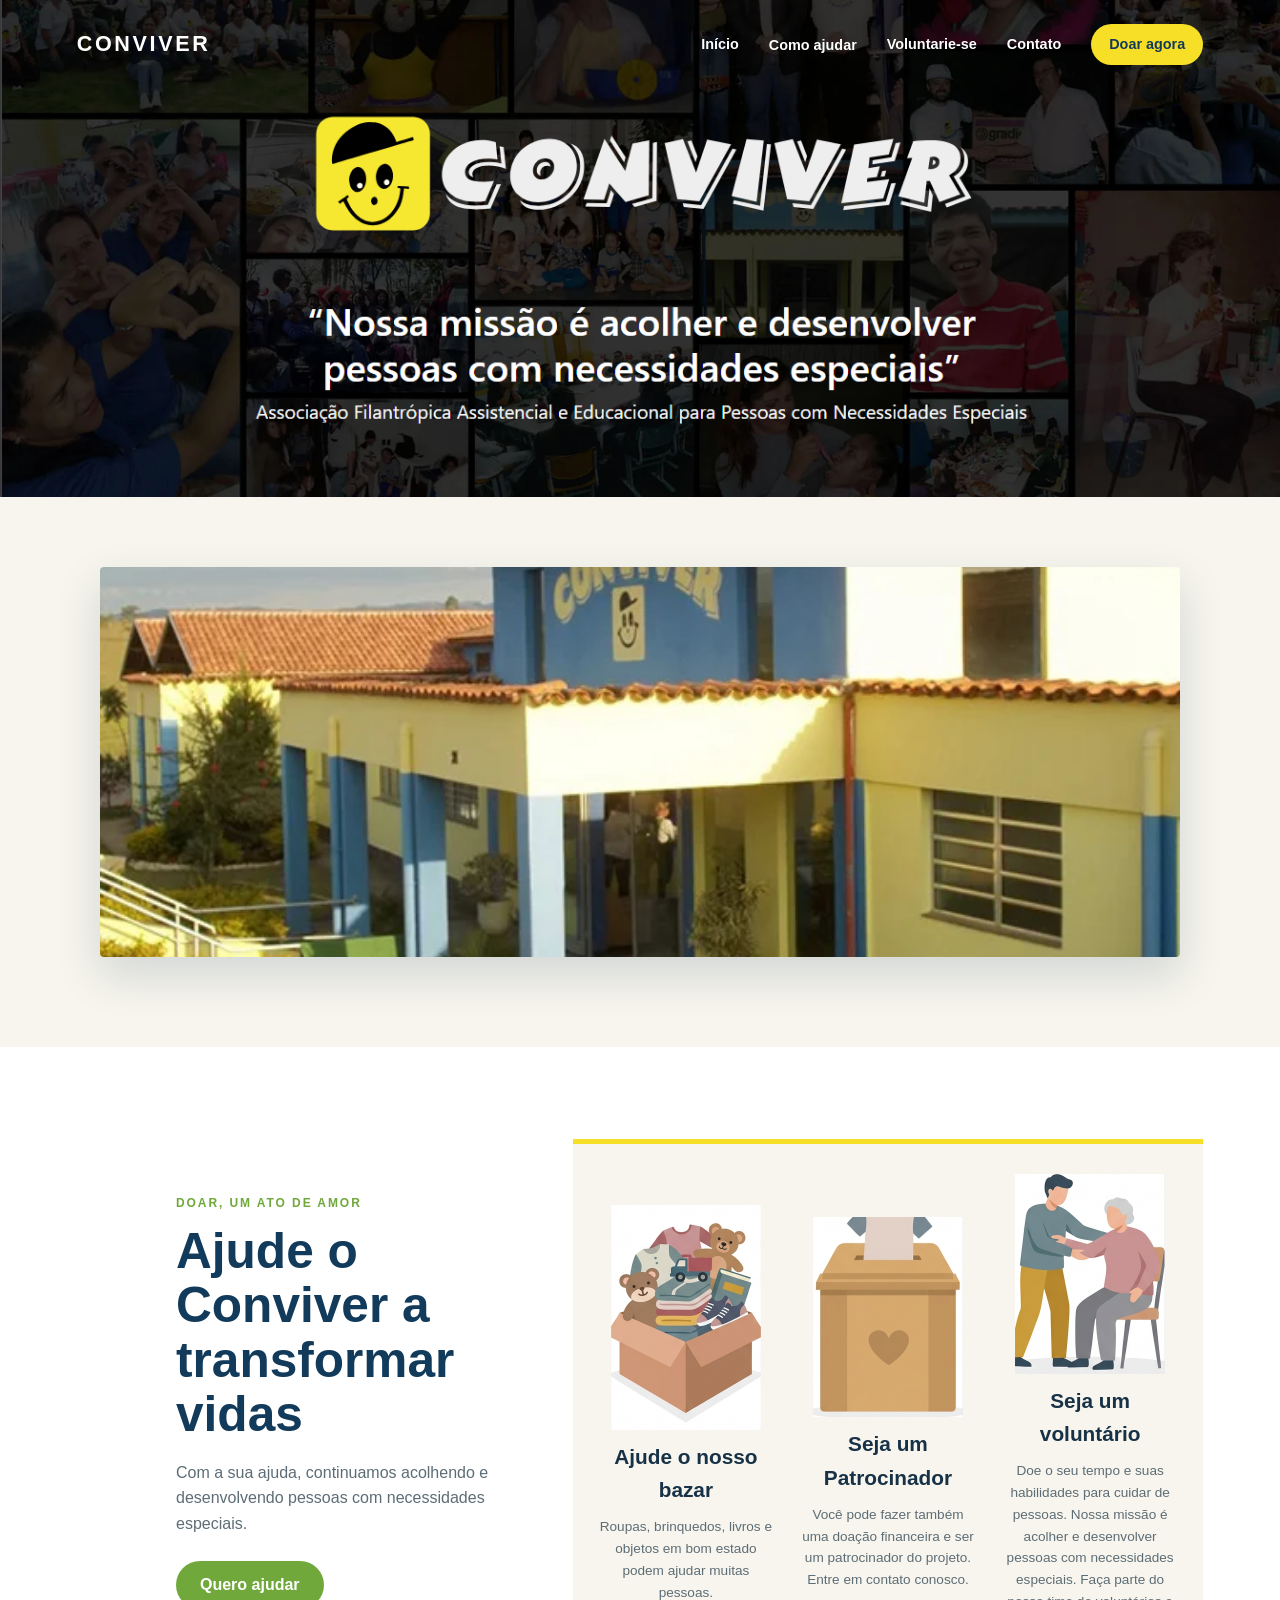
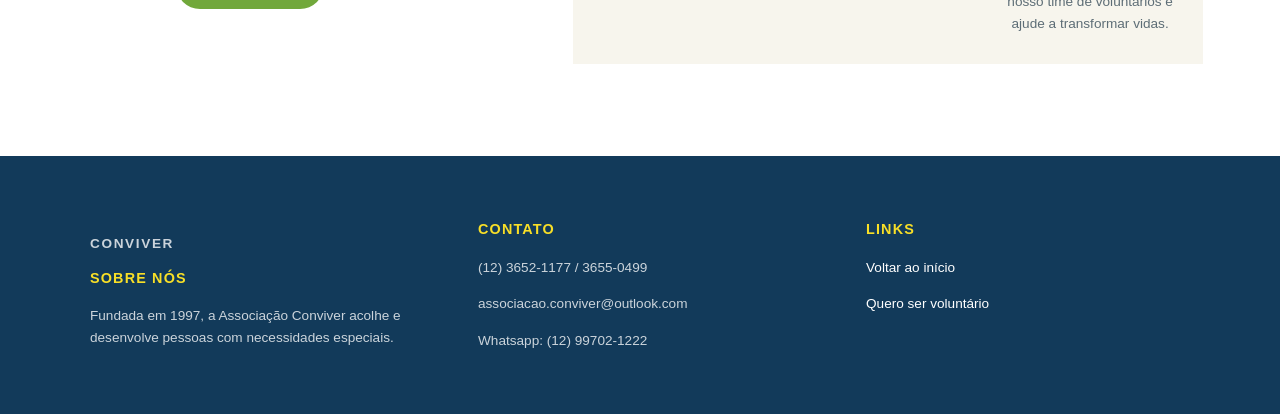
<file: index.html>
<!DOCTYPE html>
<html lang="pt-br">
<head>
    <meta charset="UTF-8">
    <meta name="viewport" content="width=device-width, initial-scale=1.0">
    <title>Associação Conviver | Acolher e desenvolver</title>
    <link rel="stylesheet" href="css/style.css">
</head>
<body>
    <header>
        <nav class="navbar" aria-label="Navegação principal">
            <a class="brand" href="#inicio">CONVIVER</a>
            <button class="menu-toggle" type="button" aria-label="Abrir menu" aria-expanded="false" aria-controls="menu-principal">
                <span></span>
                <span></span>
                <span></span>
            </button>
            <div class="nav-links" id="menu-principal">
                <a href="#inicio">Início</a>
                <div class="dropdown">
                    <button class="dropdown-toggle" type="button" aria-expanded="false">Como ajudar</button>
                    <div class="dropdown-menu">
                        <a href="#doar">Faça uma doação</a>
                        <a href="#voluntariado">Seja voluntário</a>
                    </div>
                </div>
                <a href="#voluntariado">Voluntarie-se</a>
                <a href="#contato">Contato</a>
                <a class="nav-cta" href="#doar">Doar agora</a>
            </div>
        </nav>
    </header>
    <main id="app-content"></main>
    <footer>
        <div class="f-container" id="contato">
        <section class="f-c">
            <p class="footer-brand">CONVIVER</p>
            <h3>Sobre nós</h3>
            <p>Fundada em 1997, a Associação Conviver acolhe e desenvolve pessoas com necessidades especiais.</p>
        </section>
        <section class="f-c">
            <h3>Contato</h3>
            <p>(12) 3652-1177 / 3655-0499</p>
            <p>associacao.conviver@outlook.com</p>
            <p>Whatsapp: (12) 99702-1222</p>
        </section>
        <section class="f-c">
            <h3>Links</h3>
            <p><a href="#inicio">Voltar ao início</a></p>
            <p><a href="#voluntariado">Quero ser voluntário</a></p>
        </section>
        </div>
    </footer>
    <script type="module" src="js/script.js"></script>
</body>
</html>
</file>
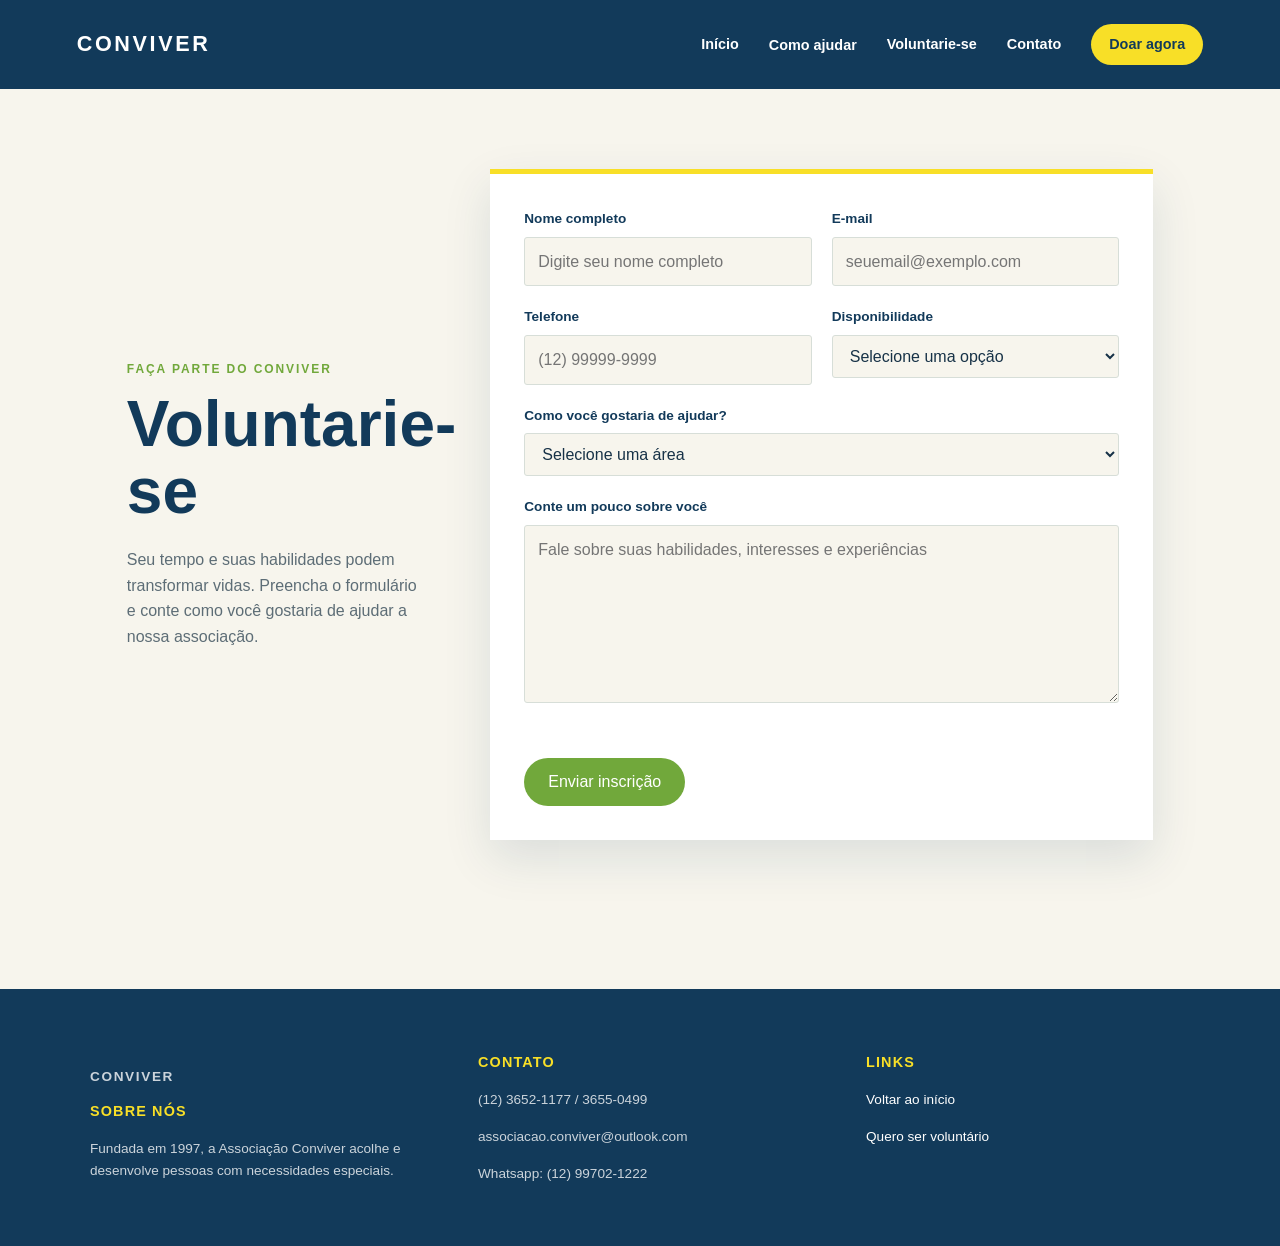
<file: voluntaria-se.html>
<!DOCTYPE html>
<html lang="pt-br">
<head>
    <meta charset="UTF-8">
    <meta name="viewport" content="width=device-width, initial-scale=1.0">
    <title>Voluntarie-se | Associação Conviver</title>
    <meta http-equiv="refresh" content="0; url=index.html#voluntariado">
</head>
<body>
    <p>A página de voluntariado foi integrada à aplicação. <a href="index.html#voluntariado">Acessar o formulário</a>.</p>
</body>
</html>
</file>
<file: css/style.css>
:root {
    --navy: #123a5a;
    --blue: #196a8d;
    --green: #71a83b;
    --yellow: #f8df27;
    --cream: #f7f5ed;
    --ink: #173247;
    --muted: #5d6d76;
    --white: #ffffff;
    --space-1: 8px;
    --space-2: 16px;
    --space-3: 24px;
    --space-4: 32px;
    --space-5: 48px;
    --space-6: 64px;
}

* {
    margin: 0;
    padding: 0;
    box-sizing: border-box;
}


body {
    font-family: "Trebuchet MS", "Segoe UI", sans-serif;
    background-color: var(--cream);
    color: var(--ink);
    min-height: 100vh;
    line-height: 1.6;
}

header {
    position: absolute;
    z-index: 2;
    width: 100%;
    padding: 24px 6%;
}

.navbar {
    max-width: 1180px;
    margin: 0 auto;
    display: flex;
    align-items: center;
    justify-content: space-between;
}

.brand {
    color: white;
    font-size: 1.35rem;
    font-weight: 900;
    letter-spacing: 0.12em;
    text-decoration: none;
}

.nav-links {
    display: flex;
    align-items: center;
    gap: 30px;
}

.menu-toggle {
    display: none;
    background: transparent;
    border: 0;
    cursor: pointer;
    padding: 8px;
}

.menu-toggle span {
    background: white;
    display: block;
    height: 2px;
    margin: 5px 0;
    transition: transform 0.2s ease, opacity 0.2s ease;
    width: 25px;
}

.nav-links a {
    color: white;
    font-size: 0.9rem;
    font-weight: 700;
    text-decoration: none;
}

.nav-links a:hover {
    color: var(--yellow);
}

.dropdown {
    position: relative;
}

.dropdown-toggle {
    background: transparent;
    border: 0;
    color: white;
    cursor: pointer;
    font: inherit;
    font-size: 0.9rem;
    font-weight: 700;
}

.dropdown-toggle:hover {
    color: var(--yellow);
}

.dropdown-menu {
    background: var(--white);
    box-shadow: 0 10px 25px rgba(18, 58, 90, 0.18);
    display: none;
    min-width: 190px;
    padding: 10px;
    position: absolute;
    right: 0;
    top: calc(100% + 12px);
    z-index: 5;
}

.dropdown:hover .dropdown-menu,
.dropdown.is-open .dropdown-menu {
    display: grid;
    gap: 4px;
}

.dropdown-menu a {
    color: var(--navy);
    display: block;
    padding: 8px 10px;
    white-space: nowrap;
}

.dropdown-menu a:hover {
    background: var(--cream);
    color: var(--green);
}

.nav-links .nav-cta {
    background: var(--yellow);
    color: var(--navy);
    padding: 9px 18px;
    border-radius: 24px;
}

.hero {
    background: var(--navy);
}

#banner {
    width: 100%;
    display: block;
    height: auto;
    max-height: 610px;
    object-fit: cover;
}

#carrosel {
    width: min(100% - 3rem, 1080px);
    height: 390px;
    margin: 70px auto 90px;
    overflow: hidden;
    position: relative;
    border-radius: 4px;
    box-shadow: 0 18px 45px rgba(18, 58, 90, 0.16);
}

.car-img {
    width: 100%;
    height: 100%;
    position: relative;
}

.car-img img {
    position:absolute;
    inset: 0;
    opacity: 0;
    transition: opacity 0.8s ease;
    object-fit: cover;
    width: 100%;
    height: 100%;
}

.car-img img.active {
    opacity: 1;
}

#doar {
    width: 100%;
    background-color: var(--white);
    padding: 92px 6%;
    display: grid;
    grid-template-columns: repeat(12, minmax(0, 1fr));
    align-items: center;
    gap: var(--space-6);
}

.doar {
    grid-column: 2 / span 4;
    max-width: 410px;
    display: flex;
    flex-direction: column;
    align-items: flex-start;
}

.eyebrow {
    color: var(--green);
    font-size: 0.75rem;
    font-weight: 900;
    letter-spacing: 0.16em;
}

.doar h1 {
    color: var(--navy);
    font-size: clamp(2rem, 4vw, 3.1rem);
    line-height: 1.1;
    margin: 10px 0 18px;
}

.doar > p:not(.eyebrow) {
    color: var(--muted);
    margin-bottom: 25px;
}

.button {
    background: var(--green);
    border-radius: 24px;
    color: white;
    font-weight: 700;
    padding: 11px 24px;
    text-decoration: none;
}

.doar-bloco {
    grid-column: 6 / span 7;
    padding: 30px var(--space-3);
    width: 100%;
    min-height: 320px;
    background-color: var(--cream);
    display: flex;
    justify-content: center;
    gap: 24px;
    align-items: center;
    border-top: 5px solid var(--yellow);
}

.doar-bloco-item {
    flex: 1 1 0;
    min-width: 0;
    display: flex;
    flex-direction: column;
    align-items: center;
    text-align: center;
}

footer {
    padding: 70px 0;
}

.f-container {
    display: grid;
    grid-template-columns: repeat(12, minmax(0, 1fr));
    gap: var(--space-6);
    margin: auto;
    width: min(88%, 1100px);
}

.f-c {
    grid-column: span 4;
}

.f-c h3 {
    color: var(--yellow);
    font-size: 0.9rem;
    letter-spacing: 0.08em;
    text-transform: uppercase;
}

.f-c p {
    color: rgba(255, 255, 255, 0.78);
    font-size: 0.85rem;
    margin-top: 15px;
}

footer {
    background: var(--navy);
    color: white;
    padding: 62px 0;
}

.footer-brand {
    color: var(--yellow);
    font-size: 1.35rem;
    font-weight: 900;
    letter-spacing: 0.12em;
    margin-bottom: 12px;
}

.f-c a {
    color: white;
    text-decoration: none;
}

.doar-bloco img{
    width: 150px;
    display: block;
    height: auto;
}

.doar-bloco h2{
    font-size: 1.3rem;
    margin-top: 10px;
}

.doar-bloco p{
    color: var(--muted);
    font-size: 0.85rem;
    margin-top: 10px;
}

.pagina-voluntariado {
    min-height: 100vh;
}

.pagina-voluntariado header {
    background-color: var(--navy);
    position: static;
}

.formulario-main {
    display: grid;
    grid-template-columns: repeat(12, minmax(0, 1fr));
    align-items: center;
    gap: var(--space-6);
    margin: 0 auto;
    max-width: 1180px;
    min-height: 620px;
    padding: 80px 6%;
}

.formulario-intro {
    grid-column: 1 / span 4;
    max-width: 390px;
}

.formulario-intro h1 {
    color: var(--navy);
    font-size: clamp(2.4rem, 5vw, 4rem);
    line-height: 1.05;
    margin: 12px 0 22px;
}

.formulario-intro > p:last-child {
    color: var(--muted);
}

.formulario-voluntario {
    grid-column: 5 / span 8;
    background-color: var(--white);
    border-top: 5px solid var(--yellow);
    box-shadow: 0 18px 45px rgba(18, 58, 90, 0.12);
    padding: 34px;
    width: min(100%, 680px);
}

.campo-duplo {
    display: grid;
    grid-template-columns: repeat(2, minmax(0, 1fr));
    gap: 20px;
}

.campo {
    display: flex;
    flex-direction: column;
    margin-bottom: 20px;
}

.campo label {
    color: var(--navy);
    font-size: 0.85rem;
    font-weight: 700;
    margin-bottom: 7px;
}

.campo input,
.campo select,
.campo textarea {
    background-color: var(--cream);
    border: 1px solid #d7ded8;
    border-radius: 3px;
    color: var(--ink);
    font: inherit;
    padding: 11px 13px;
    transition: background-color 0.2s ease, border-color 0.2s ease, box-shadow 0.2s ease;
    width: 100%;
}

.campo input:focus,
.campo select:focus,
.campo textarea:focus {
    border-color: var(--green);
    outline: 2px solid rgba(113, 168, 59, 0.2);
}

.campo :is(input, select, textarea):required:user-valid {
    background-color: #f1f8eb;
    border-color: var(--green);
    box-shadow: inset 3px 0 0 var(--green);
}

.campo :is(input, select, textarea):required:user-invalid {
    background-color: #fff3f1;
    border-color: #b42318;
    box-shadow: inset 3px 0 0 #b42318;
}

.campo :is(input, select, textarea):required:user-invalid:focus {
    outline-color: rgba(180, 35, 24, 0.2);
}

.campo :is(input, select, textarea).is-valid {
    background-color: #f1f8eb;
    border-color: var(--green);
    box-shadow: inset 3px 0 0 var(--green);
}

.campo :is(input, select, textarea).is-invalid {
    background-color: #fff3f1;
    border-color: #b42318;
    box-shadow: inset 3px 0 0 #b42318;
}

.campo :is(input, select, textarea).is-invalid:focus {
    outline-color: rgba(180, 35, 24, 0.2);
}

.field-feedback {
    color: #b42318;
    display: none;
    font-size: 0.78rem;
    margin-top: 5px;
}

.field-feedback:not(:empty) {
    display: block;
}

.form-feedback {
    font-size: 0.9rem;
    font-weight: 700;
    margin: 0 0 14px;
    min-height: 1.5em;
}

.form-feedback.is-error {
    color: #b42318;
}

.form-feedback.is-success {
    color: #4d7829;
}

.campo textarea {
    min-height: 125px;
    resize: vertical;
}

.formulario-voluntario .button {
    border: 0;
    cursor: pointer;
    font: inherit;
    transition: background-color 0.2s ease, box-shadow 0.2s ease, transform 0.2s ease;
}

.formulario-voluntario .button:hover {
    background-color: #5d8f30;
    box-shadow: 0 4px 10px rgba(18, 58, 90, 0.2);
    transform: translateY(-2px);
}

@media (max-width: 1200px) {
    #doar {
        gap: var(--space-4);
    }

    .doar {
        grid-column: 1 / span 5;
    }

    .doar-bloco {
        grid-column: 6 / span 7;
    }

    .formulario-main {
        gap: var(--space-4);
    }
}

@media (max-width: 992px) {
    #doar {
        padding: var(--space-6) 5%;
    }

    .doar {
        grid-column: 1 / span 4;
    }

    .doar-bloco {
        grid-column: 5 / span 8;
    }

    .formulario-main {
        padding: var(--space-6) 5%;
    }

    .formulario-intro {
        grid-column: 1 / span 5;
    }

    .formulario-voluntario {
        grid-column: 6 / span 7;
    }

    .f-container {
        gap: var(--space-4);
    }
}

@media (max-width: 768px) {
    header {
        padding: 18px 5%;
    }

    .nav-links {
        align-items: stretch;
        background: var(--navy);
        display: none;
        flex-direction: column;
        gap: 0;
        left: 0;
        padding: 16px 6%;
        position: absolute;
        top: 100%;
        width: 100%;
    }

    .nav-links.is-open {
        display: flex;
    }

    .menu-toggle {
        display: block;
    }

    .menu-toggle.is-open span:nth-child(1) {
        transform: translateY(7px) rotate(45deg);
    }

    .menu-toggle.is-open span:nth-child(2) {
        opacity: 0;
    }

    .menu-toggle.is-open span:nth-child(3) {
        transform: translateY(-7px) rotate(-45deg);
    }

    .nav-links > a,
    .dropdown-toggle {
        padding: 12px 0;
        text-align: left;
    }

    .dropdown-menu {
        background: transparent;
        box-shadow: none;
        padding: 0 0 8px 16px;
        position: static;
    }

    .dropdown-menu a {
        color: rgba(255, 255, 255, 0.8);
        padding: 8px 0;
    }

    #carrosel {
        height: 250px;
        margin: 42px auto 55px;
    }

    #doar {
        grid-template-columns: 1fr;
        padding: var(--space-6) 6%;
        gap: var(--space-4);
    }

    .doar,
    .doar-bloco {
        grid-column: 1;
        padding: 28px 20px;
    }

    .doar {
        padding: 0;
    }

    .doar-bloco-item {
        max-width: 340px;
    }

    .f-container {
        grid-template-columns: 1fr;
        gap: var(--space-4);
    }

    .f-c {
        grid-column: 1;
    }

    .formulario-main {
        grid-template-columns: 1fr;
        align-items: stretch;
        gap: var(--space-5);
        padding: 60px 6%;
    }

    .formulario-intro {
        grid-column: 1;
        max-width: none;
    }

    .formulario-voluntario {
        grid-column: 1;
        padding: 28px 20px;
    }

    .campo-duplo {
        grid-template-columns: 1fr;
        gap: 0;
    }
}

@media (max-width: 576px) {
    .nav-links {
        gap: var(--space-1);
    }

    .nav-links a:not(.nav-cta) {
        display: none;
    }

    #carrosel {
        height: 250px;
        margin: var(--space-5) auto;
    }

    .doar-bloco {
        padding: var(--space-3) var(--space-2);
    }

    .doar-bloco-item {
        max-width: 340px;
    }

    .formulario-main {
        padding: var(--space-5) 5%;
    }

    .formulario-voluntario {
        padding: var(--space-3) var(--space-2);
    }
}

@media (max-width: 400px) {
    .brand {
        font-size: 1.1rem;
    }

    .nav-links .nav-cta {
        padding: var(--space-1) 12px;
        font-size: 0.8rem;
    }

    .doar h1,
    .formulario-intro h1 {
        font-size: 2.2rem;
    }

    .campo input,
    .campo select,
    .campo textarea {
        font-size: 0.9rem;
    }
}
</file>
